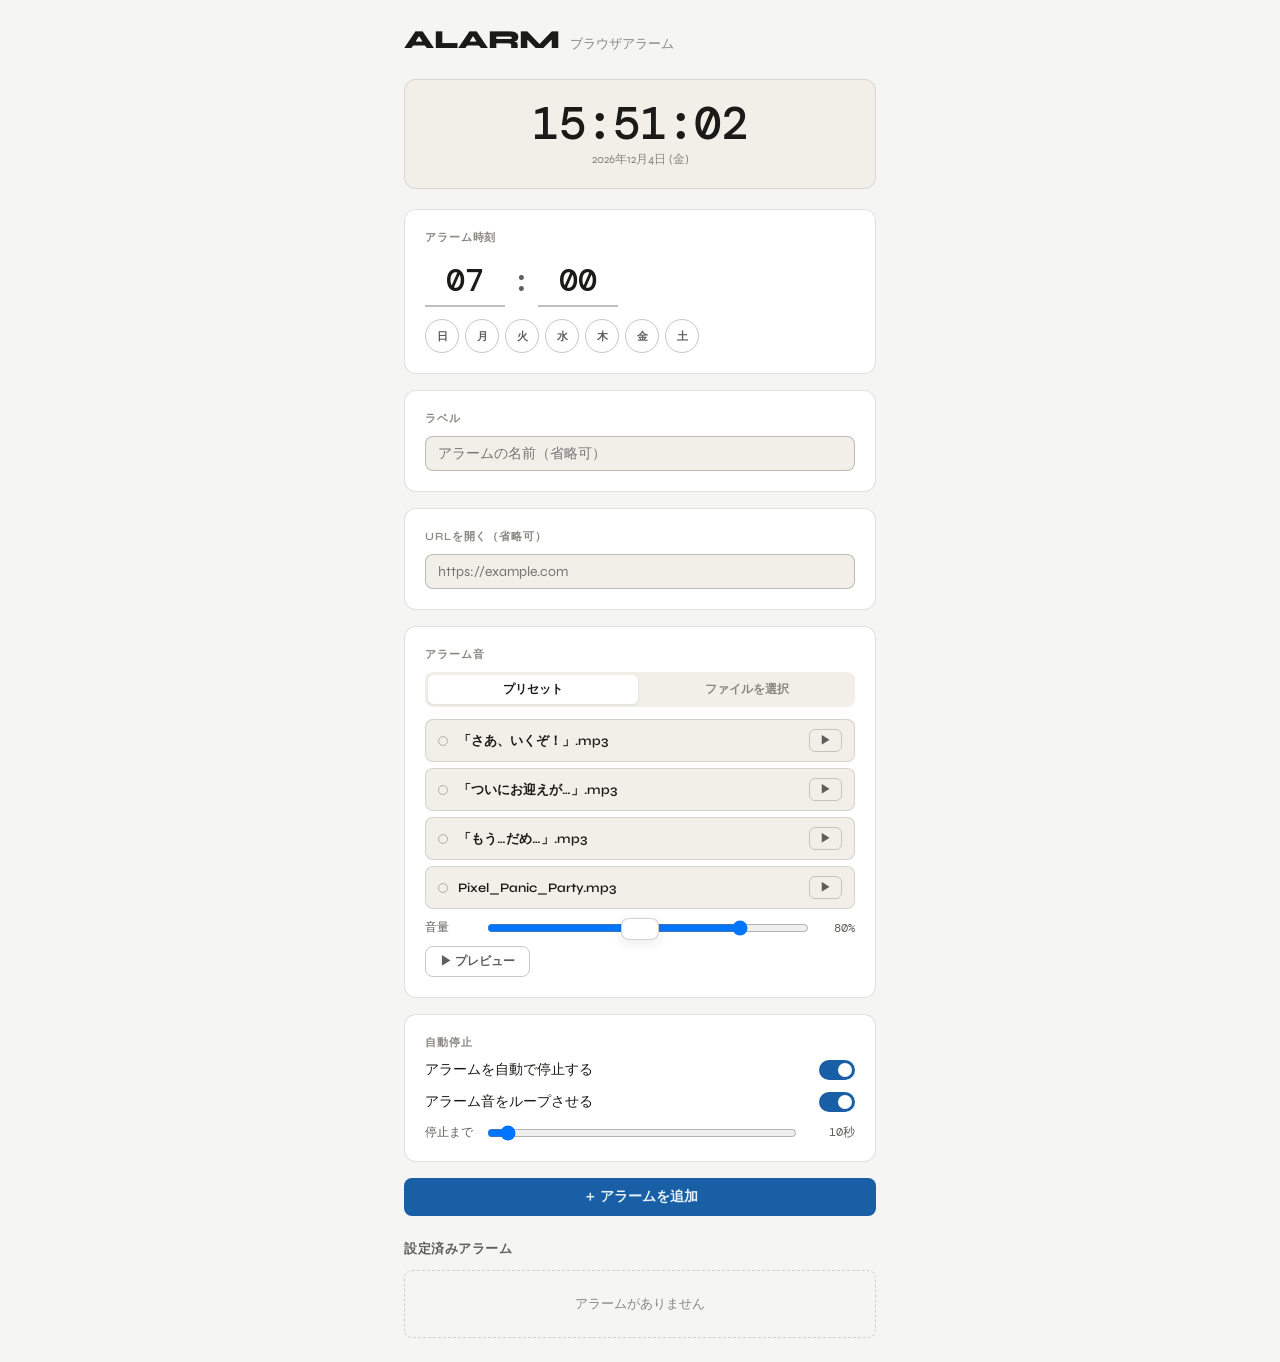
<file: index.html>
<!DOCTYPE html>
<html lang="ja">
<head>
  <meta charset="UTF-8">
  <meta name="viewport" content="width=device-width, initial-scale=1.0">
  <title>ALARM — ブラウザアラーム</title>
  <link rel="preconnect" href="https://fonts.googleapis.com">
  <link rel="preconnect" href="https://fonts.gstatic.com" crossorigin>
  <link href="https://fonts.googleapis.com/css2?family=DM+Mono:wght@400;500&family=Syne:wght@400;600;700;800&display=swap" rel="stylesheet">
  <link rel="stylesheet" href="style.css">
</head>
<body>

  <div class="app">

    <!-- ヘッダー -->
    <div class="app-header">
      <div class="app-title">ALARM</div>
      <div class="app-subtitle">ブラウザアラーム</div>
    </div>

    <!-- ポップアップ許可ガイドバナー -->
    <div class="popup-banner" id="popup-banner">
      <div class="popup-banner-title">URL起動にはポップアップ許可が必要です</div>
      <div class="popup-banner-body">
        このサイトのポップアップを許可すると、アラーム発火時に指定URLが自動で開きます。
      </div>
      <ul class="banner-steps" id="banner-steps"></ul>
      <div class="popup-banner-actions">
        <button class="banner-btn banner-btn-chrome" id="btn-open-setting">⚙ 設定を開く</button>
        <button class="banner-btn banner-btn-copy"   id="btn-copy-url">URLをコピー</button>
        <button class="banner-btn banner-btn-dismiss" id="btn-dismiss-banner">後で</button>
      </div>
    </div>

    <!-- 現在時刻 -->
    <div class="clock-display">
      <div class="clock-time" id="clock">--:--:--</div>
      <div class="clock-date" id="date-display"></div>
    </div>

    <!-- 時刻設定 -->
    <div class="card">
      <div class="card-label">アラーム時刻</div>
      <div class="time-row">
        <input class="time-input" type="number" id="alarm-h" min="0" max="23" value="07">
        <span class="time-sep">:</span>
        <input class="time-input" type="number" id="alarm-m" min="0" max="59" value="00">
      </div>
      <div class="repeat-row" id="days-row"></div>
    </div>

    <!-- ラベル -->
    <div class="card">
      <div class="card-label">ラベル</div>
      <input class="text-input" type="text" id="alarm-label" placeholder="アラームの名前（省略可）">
    </div>

    <!-- URL設定 -->
    <div class="card">
      <div class="card-label">URLを開く（省略可）</div>
      <input class="text-input" type="url" id="alarm-url" placeholder="https://example.com">
    </div>

    <!-- アラーム音設定 -->
    <div class="card">
      <div class="card-label">アラーム音</div>

      <!-- 音源選択タブ -->
      <div class="audio-tabs">
        <button class="audio-tab active" data-tab="preset">プリセット</button>
        <button class="audio-tab"        data-tab="upload">ファイルを選択</button>
      </div>

      <!-- プリセット一覧 -->
      <div class="audio-panel" id="panel-preset">
        <div class="preset-list" id="preset-list">
          <!-- JSで動的生成 -->
        </div>
      </div>

      <!-- ファイルアップロード -->
      <div class="audio-panel" id="panel-upload" hidden>
        <div class="file-zone" id="file-zone">
          <input type="file" id="audio-file" accept="audio/*">
          <div class="file-zone-text">クリックまたはドロップで音声ファイルを選択</div>
          <div class="file-zone-name" id="file-name"></div>
        </div>
      </div>

      <!-- 音量・プレビュー（共通） -->
      <div class="volume-row">
        <span class="vol-label">音量</span>
        <input type="range" id="volume" min="0" max="100" value="80" step="1">
        <span class="vol-val" id="vol-out">80%</span>
      </div>
      <div class="preview-row">
        <button class="btn-secondary" id="preview-btn">▶ プレビュー</button>
        <button class="btn-secondary" id="stop-btn" hidden>■ 停止</button>
      </div>
    </div>

    <!-- 自動停止設定 -->
    <div class="card">
      <div class="card-label">自動停止</div>
      <div class="autostop-row">
        <label class="autostop-label" for="autostop-toggle">アラームを自動で停止する</label>
        <button class="alarm-toggle on" id="autostop-toggle" aria-label="自動停止オン/オフ"></button>
      </div>
      <div class="original-row">
        <label class="original-label" for="original-toggle">アラーム音をループさせる</label>
        <button class="original-toggle on" id="original-toggle" aria-label="ループオン/オフ"></button>
      </div>
      <div class="autostop-detail" id="autostop-detail">
        <div class="volume-row" style="margin-top: 12px;">
          <span class="vol-label">停止まで</span>
          <input type="range" id="autostop-sec" min="5" max="120" value="10" step="5">
          <span class="vol-val" id="autostop-sec-out" style="width: 48px;">10秒</span>
        </div>
      </div>
    </div>

    <!-- 追加ボタン -->
    <div class="btn-row">
      <button class="btn-primary" id="add-btn">＋ アラームを追加</button>
    </div>

    <!-- アラームリスト -->
    <div class="section-title">設定済みアラーム</div>
    <div id="alarm-list">
      <div class="empty-state" id="empty-state">アラームがありません</div>
    </div>

  </div><!-- /.app -->


  <!-- 発火オーバーレイ -->
  <div class="fire-overlay" id="fire-overlay" hidden>
    <div class="fire-time"  id="fire-time">07:00</div>
    <div class="fire-label" id="fire-label">アラーム</div>
    <div class="fire-url-label" id="fire-url-label"></div>
    <a class="fire-url-btn" id="fire-url-btn" href="#" target="_blank" hidden>このURLを開く →</a>
    <div class="fire-autostop" id="fire-autostop" hidden>
      <div class="fire-autostop-bar-wrap">
        <div class="fire-autostop-bar" id="fire-autostop-bar"></div>
      </div>
      <div class="fire-autostop-label" id="fire-autostop-label">10秒後に自動停止</div>
    </div>
    <div class="fire-queue-badge" id="fire-queue-badge" hidden></div>
    <button class="fire-dismiss" id="fire-dismiss">今すぐ停止 / 次へ</button>
  </div>

  <!-- トースト通知 -->
  <div class="toast" id="toast"></div>

  <script src="app.js"></script>
</body>
</html>
</file>
<file: style.css>
/* ============================================================
   ALARM APP — style.css
   ============================================================ */

/* ------------------------------------------------------------
   Reset & base
   ------------------------------------------------------------ */
*, *::before, *::after {
  box-sizing: border-box;
  margin: 0;
  padding: 0;
}

body {
  font-family: 'Syne', sans-serif;
  background: #f5f5f3;
  min-height: 100vh;
}


/* ------------------------------------------------------------
   Layout
   ------------------------------------------------------------ */
.app {
  max-width: 520px;
  margin: 0 auto;
  padding: 1.5rem;
}

.app-header {
  display: flex;
  align-items: baseline;
  gap: 10px;
  margin-bottom: 1.5rem;
}

.app-title {
  font-size: 26px;
  font-weight: 800;
  color: #1a1a18;
  letter-spacing: -0.5px;
}

.app-subtitle {
  font-size: 13px;
  color: #888780;
}

.section-title {
  font-size: 13px;
  font-weight: 700;
  color: #5f5e5a;
  letter-spacing: 0.04em;
  margin: 1.5rem 0 0.75rem;
}


/* ------------------------------------------------------------
   Card
   ------------------------------------------------------------ */
.card {
  background: #fff;
  border: 0.5px solid rgba(0,0,0,0.12);
  border-radius: 12px;
  padding: 1.25rem;
  margin-bottom: 1rem;
}

.card-label {
  font-size: 11px;
  font-weight: 600;
  letter-spacing: 0.08em;
  text-transform: uppercase;
  color: #888780;
  margin-bottom: 10px;
}


/* ------------------------------------------------------------
   Clock
   ------------------------------------------------------------ */
.clock-display {
  background: #f1efe8;
  border: 0.5px solid rgba(0,0,0,0.10);
  border-radius: 12px;
  padding: 1.25rem;
  margin-bottom: 1.25rem;
  text-align: center;
}

.clock-time {
  font-family: 'DM Mono', monospace;
  font-size: 46px;
  font-weight: 500;
  color: #1a1a18;
  letter-spacing: -1px;
  line-height: 1;
}

.clock-date {
  font-size: 12px;
  color: #888780;
  margin-top: 5px;
}


/* ------------------------------------------------------------
   Time inputs
   ------------------------------------------------------------ */
.time-row {
  display: flex;
  align-items: center;
  gap: 8px;
}

.time-input {
  font-family: 'DM Mono', monospace;
  font-size: 32px;
  font-weight: 500;
  color: #1a1a18;
  background: transparent;
  border: none;
  border-bottom: 2px solid rgba(0,0,0,0.25);
  outline: none;
  width: 80px;
  text-align: center;
  padding: 4px 0;
  transition: border-color 0.15s;
  /* hide number spinners */
  -moz-appearance: textfield;
}
.time-input::-webkit-inner-spin-button,
.time-input::-webkit-outer-spin-button { -webkit-appearance: none; }
.time-input:focus { border-bottom-color: #378ADD; }

.time-sep {
  font-family: 'DM Mono', monospace;
  font-size: 28px;
  font-weight: 500;
  color: #5f5e5a;
}


/* ------------------------------------------------------------
   Day-of-week buttons
   ------------------------------------------------------------ */
.repeat-row {
  display: flex;
  gap: 6px;
  margin-top: 12px;
  flex-wrap: wrap;
}

.day-btn {
  font-family: 'Syne', sans-serif;
  font-size: 11px;
  font-weight: 600;
  width: 34px;
  height: 34px;
  border-radius: 50%;
  border: 0.5px solid rgba(0,0,0,0.22);
  background: transparent;
  color: #5f5e5a;
  cursor: pointer;
  transition: background 0.15s, color 0.15s, border-color 0.15s;
}

.day-btn.on {
  background: #185FA5;
  border-color: #185FA5;
  color: #E6F1FB;
}


/* ------------------------------------------------------------
   Text inputs
   ------------------------------------------------------------ */
.text-input {
  font-family: 'Syne', sans-serif;
  font-size: 14px;
  padding: 8px 12px;
  border: 0.5px solid rgba(0,0,0,0.22);
  border-radius: 8px;
  background: #f1efe8;
  color: #1a1a18;
  outline: none;
  width: 100%;
  transition: border-color 0.15s;
}

.text-input:focus { border-color: #378ADD; }


/* ------------------------------------------------------------
   Audio file zone
   ------------------------------------------------------------ */
.file-zone {
  border: 1.5px dashed rgba(0,0,0,0.22);
  border-radius: 8px;
  padding: 14px;
  text-align: center;
  cursor: pointer;
  position: relative;
  background: #f1efe8;
  transition: border-color 0.15s;
}

.file-zone:hover { border-color: #378ADD; }

.file-zone input[type="file"] {
  position: absolute;
  inset: 0;
  opacity: 0;
  cursor: pointer;
}

.file-zone-text {
  font-size: 13px;
  color: #5f5e5a;
}

.file-zone-name {
  font-size: 12px;
  font-weight: 600;
  color: #185FA5;
  margin-top: 4px;
}


/* ------------------------------------------------------------
   Volume slider
   ------------------------------------------------------------ */
.volume-row {
  display: flex;
  align-items: center;
  gap: 10px;
  margin-top: 10px;
}

.vol-label {
  font-size: 12px;
  color: #5f5e5a;
  width: 52px;
  flex-shrink: 0;
}

.volume-row input[type="range"] { flex: 1; }

.vol-val {
  font-family: 'DM Mono', monospace;
  font-size: 12px;
  color: #5f5e5a;
  width: 36px;
  text-align: right;
  flex-shrink: 0;
}


/* ------------------------------------------------------------
   Preview row
   ------------------------------------------------------------ */
.preview-row {
  display: flex;
  gap: 8px;
  margin-top: 10px;
}


/* ------------------------------------------------------------
   Buttons
   ------------------------------------------------------------ */
.btn-row {
  display: flex;
  gap: 8px;
  margin-top: 1rem;
}

.btn-primary {
  font-family: 'Syne', sans-serif;
  font-size: 14px;
  font-weight: 700;
  padding: 10px 20px;
  border-radius: 8px;
  border: none;
  background: #185FA5;
  color: #E6F1FB;
  cursor: pointer;
  flex: 1;
  transition: opacity 0.15s;
}
.btn-primary:hover { opacity: 0.88; }

.btn-secondary {
  font-family: 'Syne', sans-serif;
  font-size: 12px;
  font-weight: 600;
  padding: 6px 14px;
  border-radius: 8px;
  border: 0.5px solid rgba(0,0,0,0.22);
  background: transparent;
  color: #5f5e5a;
  cursor: pointer;
  transition: background 0.15s;
}
.btn-secondary:hover { background: #f1efe8; }


/* ------------------------------------------------------------
   Alarm list items
   ------------------------------------------------------------ */
.alarm-item {
  display: flex;
  align-items: center;
  gap: 12px;
  padding: 12px 14px;
  border: 0.5px solid rgba(0,0,0,0.12);
  border-radius: 8px;
  margin-bottom: 8px;
  background: #fff;
  transition: border-color 0.15s;
}

.alarm-item.active { border-color: #185FA5; }

.alarm-item-time {
  font-family: 'DM Mono', monospace;
  font-size: 20px;
  font-weight: 500;
  color: #1a1a18;
  min-width: 70px;
}

.alarm-item-info {
  flex: 1;
  min-width: 0;
}

.alarm-item-label {
  font-size: 13px;
  font-weight: 600;
  color: #1a1a18;
  white-space: nowrap;
  overflow: hidden;
  text-overflow: ellipsis;
}

.alarm-item-meta {
  font-size: 11px;
  color: #888780;
  margin-top: 2px;
  white-space: nowrap;
  overflow: hidden;
  text-overflow: ellipsis;
}

/* toggle switch */
.alarm-toggle {
  width: 36px;
  height: 20px;
  border-radius: 10px;
  background: rgba(0,0,0,0.18);
  border: none;
  cursor: pointer;
  position: relative;
  transition: background 0.2s;
  flex-shrink: 0;
}
.alarm-toggle.on { background: #185FA5; }
.alarm-toggle::after {
  content: '';
  position: absolute;
  width: 14px;
  height: 14px;
  border-radius: 50%;
  background: #fff;
  top: 3px;
  left: 3px;
  transition: transform 0.2s;
}
.alarm-toggle.on::after { transform: translateX(16px); }

/* delete button */
.alarm-del {
  background: none;
  border: none;
  cursor: pointer;
  color: #888780;
  font-size: 16px;
  padding: 4px;
  border-radius: 4px;
  flex-shrink: 0;
  transition: color 0.15s;
}
.alarm-del:hover { color: #E24B4A; }

/* empty state */
.empty-state {
  text-align: center;
  padding: 24px;
  color: #888780;
  font-size: 13px;
  border: 0.5px dashed rgba(0,0,0,0.15);
  border-radius: 8px;
}


/* ------------------------------------------------------------
   Popup permission banner
   ------------------------------------------------------------ */
.popup-banner {
  background: #FAEEDA;
  border: 0.5px solid #EF9F27;
  border-radius: 8px;
  padding: 12px 14px;
  margin-bottom: 1rem;
  display: none; /* shown via JS */
}

.popup-banner.show { display: block; }

.popup-banner-title {
  font-size: 13px;
  font-weight: 700;
  color: #633806;
  margin-bottom: 6px;
}

.popup-banner-body {
  font-size: 12px;
  color: #854F0B;
  line-height: 1.6;
}

.banner-steps {
  list-style: none;
  margin-top: 8px;
  padding-left: 0;
}

.banner-steps li {
  font-size: 12px;
  color: #854F0B;
  padding: 2px 0 2px 16px;
  position: relative;
}
.banner-steps li::before {
  content: '→';
  position: absolute;
  left: 0;
  font-size: 11px;
}

.popup-banner-actions {
  display: flex;
  gap: 8px;
  margin-top: 10px;
  flex-wrap: wrap;
}

.banner-btn {
  font-family: 'Syne', sans-serif;
  font-size: 12px;
  font-weight: 600;
  padding: 6px 12px;
  border-radius: 8px;
  border: none;
  cursor: pointer;
  transition: opacity 0.15s;
}
.banner-btn:hover { opacity: 0.82; }

.banner-btn-chrome  { background: #185FA5; color: #E6F1FB; }
.banner-btn-copy    { background: #f1efe8; color: #1a1a18; border: 0.5px solid rgba(0,0,0,0.18); }
.banner-btn-dismiss { background: transparent; color: #5f5e5a; border: 0.5px solid rgba(0,0,0,0.15); }


/* ------------------------------------------------------------
   Alarm fire overlay
   ------------------------------------------------------------ */
.fire-overlay {
  position: fixed;
  inset: 0;
  background: rgba(24, 95, 165, 0.94);
  display: none; /* toggled via .show */
  align-items: center;
  justify-content: center;
  flex-direction: column;
  gap: 1.5rem;
  z-index: 200;
}

.fire-overlay.show { display: flex; }

.fire-time {
  font-family: 'DM Mono', monospace;
  font-size: 72px;
  font-weight: 500;
  color: #E6F1FB;
  letter-spacing: -2px;
  line-height: 1;
}

.fire-label {
  font-size: 18px;
  font-weight: 700;
  color: #B5D4F4;
}

.fire-url-label {
  font-size: 12px;
  color: #85B7EB;
}

.fire-url-btn {
  font-family: 'Syne', sans-serif;
  font-size: 16px;
  font-weight: 700;
  padding: 14px 32px;
  border-radius: 12px;
  background: #E6F1FB;
  color: #185FA5;
  border: none;
  cursor: pointer;
  text-decoration: none;
  display: inline-block;
  text-align: center;
  transition: opacity 0.15s;
}
.fire-url-btn:hover { opacity: 0.9; }

.fire-dismiss {
  font-family: 'Syne', sans-serif;
  font-size: 13px;
  font-weight: 600;
  color: #85B7EB;
  background: transparent;
  border: 0.5px solid #378ADD;
  padding: 8px 24px;
  border-radius: 8px;
  cursor: pointer;
  transition: opacity 0.15s;
}
.fire-dismiss:hover { opacity: 0.8; }


/* ------------------------------------------------------------
   Toast notification
   ------------------------------------------------------------ */
.toast {
  position: fixed;
  bottom: 20px;
  left: 50%;
  transform: translateX(-50%) translateY(60px);
  background: #fff;
  border: 0.5px solid rgba(0,0,0,0.18);
  border-radius: 8px;
  padding: 10px 18px;
  font-size: 13px;
  font-weight: 600;
  color: #1a1a18;
  white-space: nowrap;
  box-shadow: 0 4px 12px rgba(0,0,0,0.08);
  transition: transform 0.3s;
  z-index: 300;
}

.toast.show { transform: translateX(-50%) translateY(0); }


/* ------------------------------------------------------------
   Audio source tabs
   ------------------------------------------------------------ */
.audio-tabs {
  display: flex;
  gap: 4px;
  margin-bottom: 12px;
  background: #f1efe8;
  border-radius: 8px;
  padding: 3px;
}

.audio-tab {
  font-family: 'Syne', sans-serif;
  font-size: 12px;
  font-weight: 600;
  flex: 1;
  padding: 6px 0;
  border: none;
  border-radius: 6px;
  background: transparent;
  color: #888780;
  cursor: pointer;
  transition: background 0.15s, color 0.15s;
}

.audio-tab.active {
  background: #fff;
  color: #1a1a18;
  box-shadow: 0 1px 3px rgba(0,0,0,0.08);
}


/* ------------------------------------------------------------
   Preset sound list
   ------------------------------------------------------------ */
.preset-list {
  display: flex;
  flex-direction: column;
  gap: 6px;
}

.preset-item {
  display: flex;
  align-items: center;
  gap: 10px;
  padding: 9px 12px;
  border: 0.5px solid rgba(0,0,0,0.12);
  border-radius: 8px;
  background: #f1efe8;
  cursor: pointer;
  transition: border-color 0.15s, background 0.15s;
}

.preset-item:hover { background: #e8e6df; }

.preset-item.selected {
  border-color: #185FA5;
  background: #E6F1FB;
}

.preset-item-dot {
  width: 10px;
  height: 10px;
  border-radius: 50%;
  border: 1.5px solid rgba(0,0,0,0.25);
  flex-shrink: 0;
  transition: background 0.15s, border-color 0.15s;
}

.preset-item.selected .preset-item-dot {
  background: #185FA5;
  border-color: #185FA5;
}

.preset-item-label {
  font-size: 13px;
  font-weight: 600;
  color: #1a1a18;
  flex: 1;
}

.preset-item-play {
  font-size: 11px;
  font-weight: 600;
  color: #5f5e5a;
  background: transparent;
  border: 0.5px solid rgba(0,0,0,0.18);
  border-radius: 6px;
  padding: 3px 10px;
  cursor: pointer;
  transition: background 0.15s;
  flex-shrink: 0;
}

.preset-item-play:hover { background: rgba(0,0,0,0.06); }

.preset-loading {
  font-size: 13px;
  color: #888780;
  padding: 8px 0;
}

.preset-error {
  font-size: 12px;
  color: #A32D2D;
  padding: 8px 0;
}


/* ------------------------------------------------------------
   Auto-stop setting
   ------------------------------------------------------------ */
.autostop-row {
  display: flex;
  align-items: center;
  justify-content: space-between;
  gap: 12px;
}

.autostop-label {
  font-size: 14px;
  color: #1a1a18;
  cursor: default;
}

.original-row {
  display: flex;
  align-items: center;
  justify-content: space-between;
  gap: 12px;
  margin-top: 12px;
}

.original-label {
  font-size: 14px;
  color: #1a1a18;
  cursor: default;
}

.original-toggle {
  width: 36px;
  height: 20px;
  border-radius: 10px;
  background: rgba(0,0,0,0.18);
  border: none;
  cursor: pointer;
  position: relative;
  transition: background 0.2s;
  flex-shrink: 0;
}
.original-toggle.on { background: #185FA5; }
.original-toggle::after {
  content: '';
  position: absolute;
  width: 14px;
  height: 14px;
  border-radius: 50%;
  background: #fff;
  top: 3px;
  left: 3px;
  transition: transform 0.2s;
}
.original-toggle.on::after { transform: translateX(16px); }

.autostop-detail {
  /* shown/hidden via JS (hidden attr) */
}


/* ------------------------------------------------------------
   Fire overlay — auto-stop countdown
   ------------------------------------------------------------ */
.fire-autostop {
  display: flex;
  flex-direction: column;
  align-items: center;
  gap: 8px;
  width: 220px;
}

.fire-autostop-bar-wrap {
  width: 100%;
  height: 3px;
  background: rgba(255,255,255,0.2);
  border-radius: 2px;
  overflow: hidden;
}

.fire-autostop-bar {
  height: 100%;
  width: 100%;
  background: #E6F1FB;
  border-radius: 2px;
  transform-origin: left;
  /* duration set dynamically via JS */
  transition: width linear;
}

.fire-autostop-label {
  font-size: 12px;
  color: #85B7EB;
}


/* ------------------------------------------------------------
   Fire overlay — queue badge & dismiss button states
   ------------------------------------------------------------ */
.fire-queue-badge {
  font-size: 12px;
  font-weight: 600;
  color: #B5D4F4;
  background: rgba(255, 255, 255, 0.12);
  border: 0.5px solid rgba(255, 255, 255, 0.25);
  border-radius: 20px;
  padding: 4px 14px;
}
</file>
